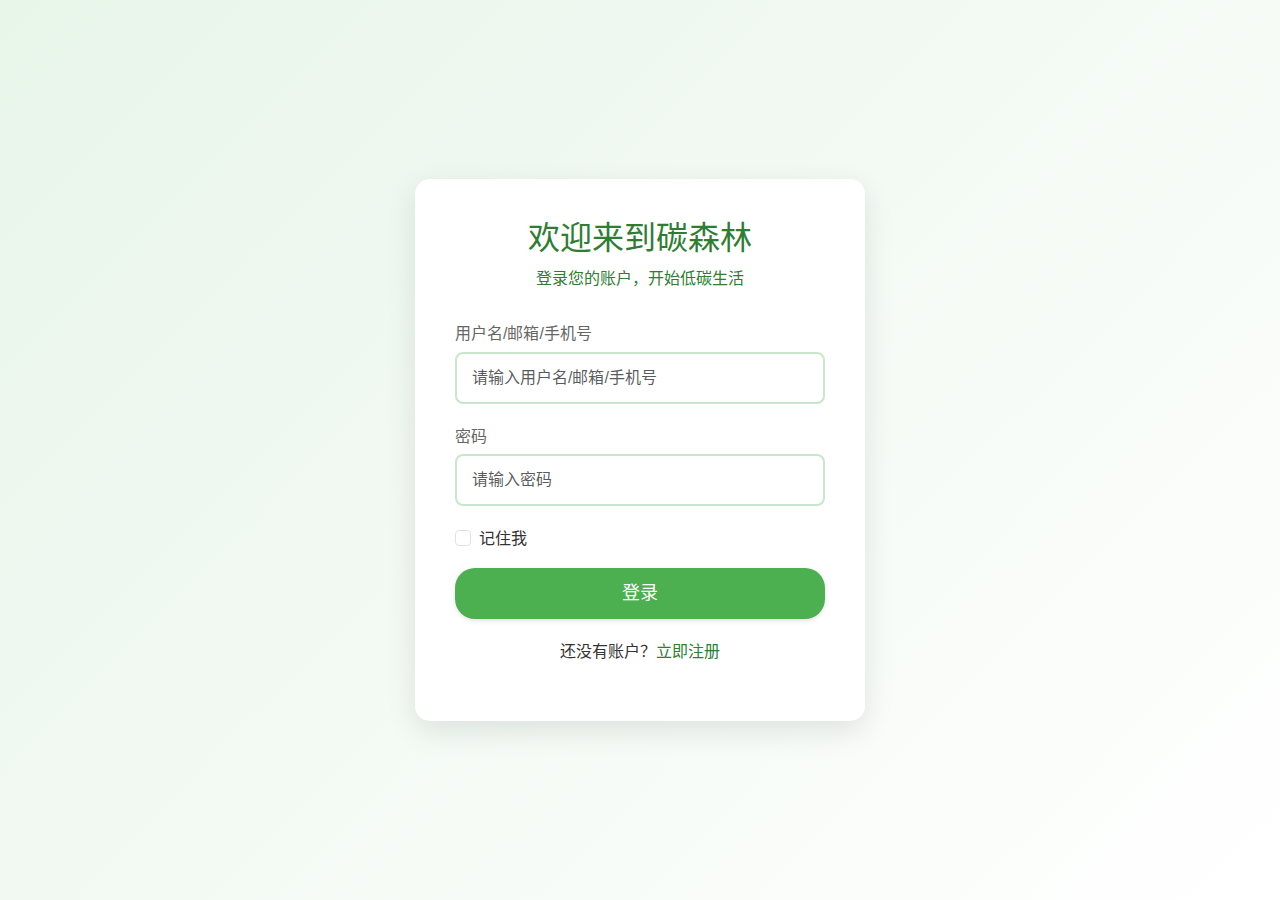
<file: pages/login.html>
<!DOCTYPE html>
<html lang="zh-CN">
<head>
    <meta charset="UTF-8">
    <meta name="viewport" content="width=device-width, initial-scale=1.0">
    <title>登录 - 碳森林</title>
    <!-- Bootstrap CSS -->
    <link href="https://cdn.jsdelivr.net/npm/bootstrap@5.3.0/dist/css/bootstrap.min.css" rel="stylesheet">
    <!-- Font Awesome -->
    <link href="https://cdn.jsdelivr.net/npm/font-awesome@4.7.0/css/font-awesome.min.css" rel="stylesheet">
    <!-- 自定义样式 -->
    <link rel="stylesheet" href="../assets/css/style.css">
</head>
<body>
    <div class="auth-container">
        <div class="auth-card">
            <div class="auth-title">
                <h2>欢迎来到碳森林</h2>
                <p>登录您的账户，开始低碳生活</p>
            </div>
            
            <form id="loginForm" class="auth-form">
                <div class="form-group">
                    <label for="username" class="form-label">用户名/邮箱/手机号</label>
                    <input type="text" id="username" class="form-control" placeholder="请输入用户名/邮箱/手机号" required>
                    <div class="invalid-feedback">请输入用户名/邮箱/手机号</div>
                </div>
                
                <div class="form-group">
                    <label for="password" class="form-label">密码</label>
                    <input type="password" id="password" class="form-control" placeholder="请输入密码" minlength="6" required>
                    <div class="invalid-feedback">密码不能为空且至少6位</div>
                </div>
                
                <div class="form-check mb-3">
                    <input type="checkbox" class="form-check-input" id="remember">
                    <label class="form-check-label" for="remember">记住我</label>
                </div>
                
                <button type="submit" class="btn auth-btn">登录</button>
            </form>
            
            <div class="auth-switch">
                <p>还没有账户？<a href="register.html">立即注册</a></p>
            </div>
        </div>
    </div>

    <!-- Bootstrap JS -->
    <script src="https://cdn.jsdelivr.net/npm/bootstrap@5.3.0/dist/js/bootstrap.bundle.min.js"></script>
    <!-- 自定义JS -->
    <script src="../assets/js/main.js"></script>
    
    <script>
        // 登录表单验证
        document.getElementById('loginForm').addEventListener('submit', function(e) {
            let isValid = true;
            
            // 清除之前的错误状态
            document.querySelectorAll('.form-control').forEach(input => {
                input.classList.remove('is-invalid');
            });
            
            // 验证用户名
            const username = document.getElementById('username');
            if (!username.value.trim()) {
                username.classList.add('is-invalid');
                isValid = false;
            }
            
            // 验证密码
            const password = document.getElementById('password');
            if (!password.value || password.value.length < 6) {
                password.classList.add('is-invalid');
                isValid = false;
            }
            
            if (!isValid) {
                e.preventDefault();
            }
        });
    </script>
</body>
</html>
</file>
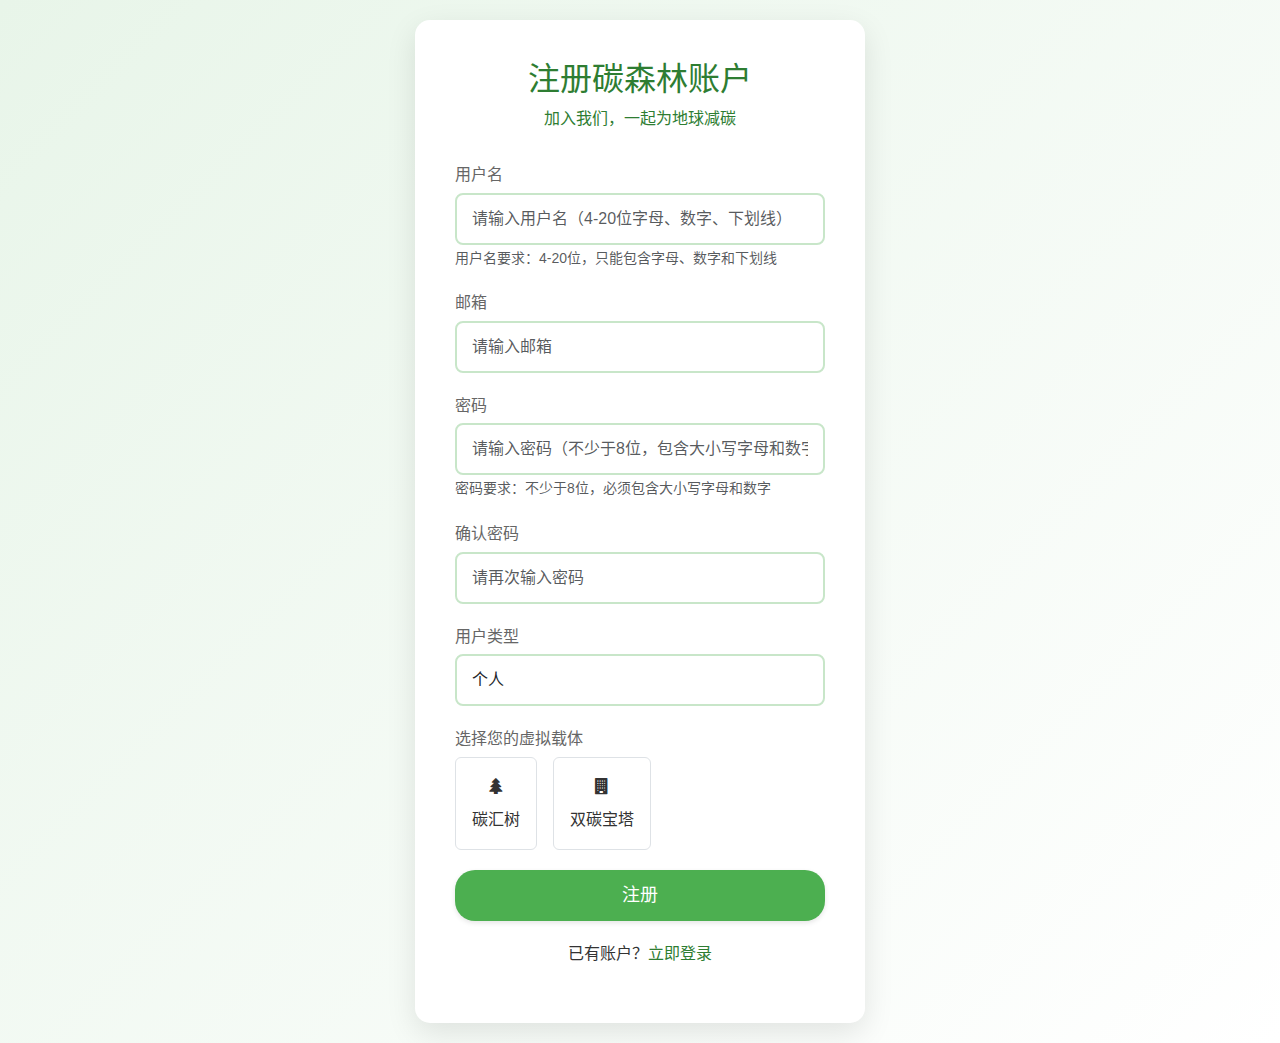
<file: pages/register.html>
<!DOCTYPE html>
<html lang="zh-CN">
<head>
    <meta charset="UTF-8">
    <meta name="viewport" content="width=device-width, initial-scale=1.0">
    <title>注册 - 碳森林</title>
    <!-- Bootstrap CSS -->
    <link href="https://cdn.jsdelivr.net/npm/bootstrap@5.3.0/dist/css/bootstrap.min.css" rel="stylesheet">
    <!-- Font Awesome -->
    <link href="https://cdn.jsdelivr.net/npm/font-awesome@4.7.0/css/font-awesome.min.css" rel="stylesheet">
    <!-- 自定义样式 -->
    <link rel="stylesheet" href="../assets/css/style.css">
</head>
<body>
    <div class="auth-container">
        <div class="auth-card">
            <div class="auth-title">
                <h2>注册碳森林账户</h2>
                <p>加入我们，一起为地球减碳</p>
            </div>
            
            <form id="registerForm" class="auth-form">
                <div class="form-group">
                    <label for="username" class="form-label">用户名</label>
                    <input type="text" id="username" class="form-control" placeholder="请输入用户名（4-20位字母、数字、下划线）" required>
                    <small class="form-text text-muted">用户名要求：4-20位，只能包含字母、数字和下划线</small>
                    <div class="invalid-feedback">用户名格式不正确</div>
                </div>
                
                <div class="form-group">
                    <label for="email" class="form-label">邮箱</label>
                    <input type="email" id="email" class="form-control" placeholder="请输入邮箱" required>
                    <div class="invalid-feedback">请输入有效的邮箱地址</div>
                </div>
                
                <div class="form-group">
                    <label for="password" class="form-label">密码</label>
                    <input type="password" id="password" class="form-control" placeholder="请输入密码（不少于8位，包含大小写字母和数字）" required>
                    <small class="form-text text-muted">密码要求：不少于8位，必须包含大小写字母和数字</small>
                    <div class="invalid-feedback">密码强度不足</div>
                </div>
                
                <div class="form-group">
                    <label for="confirmPassword" class="form-label">确认密码</label>
                    <input type="password" id="confirmPassword" class="form-control" placeholder="请再次输入密码" required>
                    <div class="invalid-feedback">两次输入的密码不一致</div>
                </div>
                
                <div class="form-group">
                    <label for="userType" class="form-label">用户类型</label>
                    <select id="userType" class="form-control" required>
                        <option value="personal">个人</option>
                        <option value="enterprise">企业</option>
                        <option value="institution">事业单位</option>
                    </select>
                    <div class="invalid-feedback">请选择用户类型</div>
                </div>
                
                <div class="form-group">
                    <label for="carrierType" class="form-label">选择您的虚拟载体</label>
                    <div class="d-flex gap-3">
                        <div class="carrier-option">
                            <input type="radio" id="carrierTree" name="carrierType" value="tree" class="d-none" checked>
                            <label for="carrierTree" class="d-block text-center p-3 border rounded cursor-pointer hover:bg-green-50 transition-all">
                                <div class="w-20 h-20 mx-auto mb-2 bg-green-200 rounded-full flex items-center justify-center">
                                    <i class="fa fa-tree text-green-600 text-2xl"></i>
                                </div>
                                <span>碳汇树</span>
                            </label>
                        </div>
                        <div class="carrier-option">
                            <input type="radio" id="carrierPagoda" name="carrierType" value="pagoda" class="d-none">
                            <label for="carrierPagoda" class="d-block text-center p-3 border rounded cursor-pointer hover:bg-green-50 transition-all">
                                <div class="w-20 h-20 mx-auto mb-2 bg-blue-200 rounded-full flex items-center justify-center">
                                    <i class="fa fa-building text-blue-600 text-2xl"></i>
                                </div>
                                <span>双碳宝塔</span>
                            </label>
                        </div>
                    </div>
                </div>
                
                <button type="submit" class="btn auth-btn">注册</button>
            </form>
            
            <div class="auth-switch">
                <p>已有账户？<a href="login.html">立即登录</a></p>
            </div>
        </div>
    </div>

    <!-- Bootstrap JS -->
    <script src="https://cdn.jsdelivr.net/npm/bootstrap@5.3.0/dist/js/bootstrap.bundle.min.js"></script>
    <!-- 自定义JS -->
    <script src="../assets/js/main.js"></script>
    
    <!-- 确保页面完全加载后执行初始化 -->
    <script>
        // 确保DOM完全加载后检查初始化状态
        document.addEventListener('DOMContentLoaded', function() {
            console.log('页面加载完成，开始初始化注册页面');
            
            // 检查表单元素是否存在
            const form = document.getElementById('registerForm');
            const username = document.getElementById('username');
            const email = document.getElementById('email');
            const password = document.getElementById('password');
            const confirmPassword = document.getElementById('confirmPassword');
            const userType = document.getElementById('userType');
            
            console.log('表单元素检查:', {
                form: !!form,
                username: !!username,
                email: !!email,
                password: !!password,
                confirmPassword: !!confirmPassword,
                userType: !!userType
            });
            
            if (form && username && email && password && confirmPassword && userType) {
                console.log('所有表单元素已正确加载');
            } else {
                console.error('部分表单元素未找到，请检查HTML结构');
            }
        });
        
        // 注册表单验证
        document.getElementById('registerForm').addEventListener('submit', function(e) {
            let isValid = true;
            
            // 清除之前的错误状态
            document.querySelectorAll('.form-control').forEach(input => {
                input.classList.remove('is-invalid');
            });
            
            // 验证用户名：4-20位字母、数字、下划线
            const username = document.getElementById('username');
            const usernameRegex = /^[a-zA-Z0-9_]{4,20}$/;
            if (!usernameRegex.test(username.value)) {
                username.classList.add('is-invalid');
                isValid = false;
            }
            
            // 验证邮箱格式
            const email = document.getElementById('email');
            const emailRegex = /^[^\s@]+@[^\s@]+\.[^\s@]+$/;
            if (!emailRegex.test(email.value)) {
                email.classList.add('is-invalid');
                isValid = false;
            }
            
            // 验证密码：不少于8位，包含大小写字母和数字
            const password = document.getElementById('password');
            const passwordRegex = /^(?=.*[a-z])(?=.*[A-Z])(?=.*\d)[a-zA-Z\d]{8,}$/;
            if (!passwordRegex.test(password.value)) {
                password.classList.add('is-invalid');
                isValid = false;
            }
            
            // 验证密码一致性
            const confirmPassword = document.getElementById('confirmPassword');
            if (confirmPassword.value !== password.value) {
                confirmPassword.classList.add('is-invalid');
                isValid = false;
            }
            
            // 验证用户类型
            const userType = document.getElementById('userType');
            if (!userType.value) {
                userType.classList.add('is-invalid');
                isValid = false;
            }
            
            if (!isValid) {
                e.preventDefault();
            }
        });
    </script>
</body>
</html>
</file>
<file: assets/css/style.css>
/* 碳森林项目样式文件 */

/* 全局样式 */
:root {
  --primary-color: #2E7D32;
  --secondary-color: #E8F5E9;
  --background-color: #FAFAFA;
  --text-color: #333333;
  --text-secondary: #666666;
  --accent-color: #4CAF50;
  --accent-light: #81C784;
  --border-color: #C8E6C9;
  --shadow-color: rgba(0, 0, 0, 0.1);
}

* {
  margin: 0;
  padding: 0;
  box-sizing: border-box;
}

body {
  font-family: 'PingFang SC', 'Helvetica Neue', Arial, sans-serif;
  background-color: var(--background-color);
  color: var(--text-color);
  line-height: 1.6;
  overflow-x: hidden;
}

a {
  text-decoration: none;
  color: var(--primary-color);
}

.btn {
  display: inline-block;
  padding: 10px 20px;
  background-color: var(--accent-color);
  color: white;
  border: none;
  border-radius: 20px;
  cursor: pointer;
  font-size: 16px;
  transition: all 0.3s ease;
  box-shadow: 0 2px 5px var(--shadow-color);
}

.btn:hover {
  background-color: var(--primary-color);
  transform: translateY(-2px);
  box-shadow: 0 4px 8px var(--shadow-color);
}

.btn:active {
  transform: translateY(0);
  box-shadow: 0 2px 3px var(--shadow-color);
}

.btn-outline {
  background-color: transparent;
  border: 2px solid var(--accent-color);
  color: var(--accent-color);
}

.btn-outline:hover {
  background-color: var(--accent-color);
  color: white;
}

.water-btn {
  background-color: #2196F3;
  color: white;
  border: none;
  border-radius: 20px;
  padding: 10px 20px;
  cursor: pointer;
  font-size: 16px;
  transition: all 0.3s ease;
  box-shadow: 0 2px 5px var(--shadow-color);
  margin-right: 10px;
}

.water-btn:hover {
  background-color: #1976D2;
  transform: translateY(-2px);
  box-shadow: 0 4px 8px var(--shadow-color);
}

.water-btn:active {
  transform: translateY(0);
  box-shadow: 0 2px 3px var(--shadow-color);
}

.water-btn:disabled {
  background-color: #BDBDBD;
  cursor: not-allowed;
  transform: none;
  box-shadow: none;
}

.container {
  max-width: 1200px;
  margin: 0 auto;
  padding: 0 20px;
}

/* 头部样式 */
.header {
  background-color: var(--secondary-color);
  padding: 15px 0;
  box-shadow: 0 2px 10px var(--shadow-color);
  position: sticky;
  top: 0;
  z-index: 1000;
}

.header-content {
  display: flex;
  justify-content: space-between;
  align-items: center;
}

.logo {
  display: flex;
  align-items: center;
  font-size: 24px;
  font-weight: bold;
  color: var(--primary-color);
}

.logo img {
  width: 40px;
  height: 40px;
  margin-right: 10px;
}

.user-info {
  display: flex;
  align-items: center;
}

.user-avatar {
  width: 40px;
  height: 40px;
  border-radius: 50%;
  margin-right: 10px;
  border: 2px solid var(--accent-color);
}

.user-name {
  font-weight: 500;
  margin-right: 15px;
}

/* 登录/注册页面样式 */
.auth-container {
  min-height: 100vh;
  display: flex;
  align-items: center;
  justify-content: center;
  background: linear-gradient(135deg, var(--secondary-color) 0%, #FFFFFF 100%);
  padding: 20px;
}

.auth-card {
  background-color: white;
  border-radius: 15px;
  padding: 40px;
  box-shadow: 0 10px 30px var(--shadow-color);
  width: 100%;
  max-width: 450px;
}

.auth-title {
  text-align: center;
  margin-bottom: 30px;
  color: var(--primary-color);
}

.auth-form {
  margin-bottom: 20px;
}

.form-group {
  margin-bottom: 20px;
}

.form-label {
  display: block;
  margin-bottom: 5px;
  font-weight: 500;
  color: var(--text-secondary);
}

.form-control {
  width: 100%;
  padding: 12px 15px;
  border: 2px solid var(--border-color);
  border-radius: 8px;
  font-size: 16px;
  transition: border-color 0.3s ease;
}

.form-control:focus {
  outline: none;
  border-color: var(--accent-color);
}

.auth-btn {
  width: 100%;
  padding: 12px;
  font-size: 18px;
}

.auth-switch {
  text-align: center;
  margin-top: 20px;
}

/* 首页样式 */
.forest-container {
  min-height: calc(100vh - 70px);
  padding: 20px 0;
}

.forest-header {
  background-color: white;
  border-radius: 15px;
  padding: 20px;
  margin-bottom: 20px;
  box-shadow: 0 5px 15px var(--shadow-color);
  display: flex;
  justify-content: space-between;
  align-items: center;
}

.forest-user-info {
  display: flex;
  align-items: center;
}

.forest-user-avatar {
  width: 60px;
  height: 60px;
  border-radius: 50%;
  margin-right: 15px;
  border: 3px solid var(--accent-color);
}

.forest-user-details h3 {
  margin-bottom: 5px;
}

.forest-user-details p {
  color: var(--text-secondary);
  font-size: 14px;
}

.energy-info {
  text-align: center;
  padding: 15px;
  background-color: var(--secondary-color);
  border-radius: 10px;
  min-width: 150px;
}

.energy-value {
  font-size: 24px;
  font-weight: bold;
  color: var(--primary-color);
}

.energy-label {
  font-size: 14px;
  color: var(--text-secondary);
}

.forest-main {
  display: flex;
  gap: 20px;
  margin-bottom: 20px;
}

.carrier-section {
  flex: 2;
  background-color: white;
  border-radius: 15px;
  padding: 30px;
  box-shadow: 0 5px 15px var(--shadow-color);
  position: relative;
  min-height: 400px;
  display: flex;
  flex-direction: column;
  align-items: center;
  justify-content: center;
  overflow: hidden;
}

.carrier-image {
  max-width: 100%;
  max-height: 300px;
  transition: transform 0.5s ease;
}

.carrier-image:hover {
  transform: scale(1.05);
}

.carrier-info {
  text-align: center;
  margin-top: 20px;
}

.carrier-name {
  font-size: 24px;
  font-weight: bold;
  color: var(--primary-color);
  margin-bottom: 5px;
}

.carrier-description {
  color: var(--text-secondary);
  margin-bottom: 15px;
}

.carrier-actions {
  display: flex;
  justify-content: center;
  align-items: center;
  gap: 10px;
  margin-top: 15px;
}



.energy-balls {
  position: absolute;
  width: 100%;
  height: 100%;
  top: 0;
  left: 0;
  pointer-events: none;
}

.energy-ball {
  position: absolute;
  width: 60px;
  height: 60px;
  background-color: var(--accent-light);
  border-radius: 50%;
  display: flex;
  align-items: center;
  justify-content: center;
  font-weight: bold;
  color: white;
  cursor: pointer;
  box-shadow: 0 3px 10px rgba(0, 0, 0, 0.2);
  animation: float 3s ease-in-out infinite;
  pointer-events: auto;
  transition: all 0.3s ease;
}

.energy-ball:hover {
  transform: scale(1.1);
}

@keyframes float {
  0%, 100% {
    transform: translateY(0);
  }
  50% {
    transform: translateY(-10px);
  }
}

@keyframes waterDrop {
  0% {
    transform: translate(-50%, -50%) scale(0.5);
    opacity: 0;
  }
  50% {
    transform: translate(-50%, -50%) scale(1.2);
    opacity: 1;
  }
  100% {
    transform: translate(-50%, -50%) scale(1);
    opacity: 0;
  }
}

@keyframes slideIn {
  from {
    transform: translateX(100%);
    opacity: 0;
  }
  to {
    transform: translateX(0);
    opacity: 1;
  }
}

@keyframes slideOut {
  from {
    transform: translateX(0);
    opacity: 1;
  }
  to {
    transform: translateX(100%);
    opacity: 0;
  }
}

.sidebar {
  flex: 1;
  display: flex;
  flex-direction: column;
  gap: 20px;
}

.sidebar-card {
  background-color: white;
  border-radius: 15px;
  padding: 20px;
  box-shadow: 0 5px 15px var(--shadow-color);
  max-height: 500px;
  overflow: hidden;
  display: flex;
  flex-direction: column;
}

.sidebar-card .sidebar-title {
  flex-shrink: 0;
}

.sidebar-card .task-stats {
  flex-shrink: 0;
}

.sidebar-card .task-list {
  flex: 1;
  min-height: 0;
}

.sidebar-title {
  font-size: 18px;
  font-weight: bold;
  color: var(--primary-color);
  margin-bottom: 15px;
  padding-bottom: 10px;
  border-bottom: 2px solid var(--secondary-color);
}

.next-stage {
  text-align: center;
}

.next-stage-image {
  width: 80px;
  height: 80px;
  margin-bottom: 10px;
  opacity: 0.7;
}

.next-stage-info {
  font-size: 14px;
  color: var(--text-secondary);
}

.energy-progress {
  margin-top: 10px;
}

.progress-bar {
  width: 100%;
  height: 10px;
  background-color: var(--secondary-color);
  border-radius: 5px;
  overflow: hidden;
  margin-bottom: 5px;
}

.progress-fill {
  height: 100%;
  background-color: var(--accent-color);
  border-radius: 5px;
  transition: width 0.5s ease;
}

.progress-text {
  font-size: 12px;
  color: var(--text-secondary);
  text-align: right;
}

.task-list {
  max-height: 300px;
  overflow-y: auto;
  margin-top: 10px;
}

.task-list::-webkit-scrollbar {
  width: 6px;
}

.task-list::-webkit-scrollbar-track {
  background: var(--secondary-color);
  border-radius: 3px;
}

.task-list::-webkit-scrollbar-thumb {
  background: var(--accent-color);
  border-radius: 3px;
}

.task-list::-webkit-scrollbar-thumb:hover {
  background: var(--primary-color);
}

.task-item {
  display: flex;
  justify-content: space-between;
  align-items: center;
  padding: 12px 0;
  border-bottom: 1px solid var(--secondary-color);
  transition: all 0.3s ease;
}

.task-item:hover {
  background-color: var(--secondary-color);
  border-radius: 8px;
  padding: 12px 10px;
  margin: 0 -10px;
}

.task-item:last-child {
  border-bottom: none;
}

.task-info {
  flex: 1;
  min-width: 0;
}

.task-name {
  font-weight: 600;
  font-size: 14px;
  color: var(--text-color);
  margin-bottom: 4px;
  white-space: nowrap;
  overflow: hidden;
  text-overflow: ellipsis;
}

.task-description {
  font-size: 12px;
  color: var(--text-secondary);
  margin-bottom: 4px;
  line-height: 1.3;
  display: -webkit-box;
  -webkit-line-clamp: 2;
  -webkit-box-orient: vertical;
  overflow: hidden;
}

.task-reward {
  font-size: 12px;
  color: var(--accent-color);
  font-weight: bold;
}

.task-unavailable-reason {
  font-size: 10px;
  color: #ff6b6b;
  font-style: italic;
}

.task-btn {
  padding: 6px 12px;
  font-size: 12px;
  border-radius: 15px;
  border: none;
  cursor: pointer;
  transition: all 0.3s ease;
  min-width: 60px;
  text-align: center;
}

.task-btn:disabled {
  cursor: not-allowed;
  opacity: 0.6;
}

.task-stats {
  display: flex;
  justify-content: space-between;
  margin-bottom: 15px;
  padding: 12px;
  background-color: var(--secondary-color);
  border-radius: 10px;
  border: 1px solid var(--border-color);
}

.stat-item {
  text-align: center;
  flex: 1;
}

.stat-label {
  display: block;
  font-size: 11px;
  color: var(--text-secondary);
  margin-bottom: 4px;
  text-transform: uppercase;
  letter-spacing: 0.5px;
}

.stat-value {
  display: block;
  font-size: 16px;
  font-weight: bold;
  color: var(--primary-color);
}

.no-tasks {
  text-align: center;
  padding: 30px 20px;
  color: var(--text-secondary);
  font-style: italic;
  background-color: var(--secondary-color);
  border-radius: 10px;
  margin: 10px 0;
}

.loading {
  text-align: center;
  padding: 20px;
  color: var(--text-secondary);
  font-style: italic;
}

.error {
  text-align: center;
  padding: 20px;
  color: #ff6b6b;
  background-color: #ffeaea;
  border-radius: 10px;
  margin: 10px 0;
}

.task-complete-effect {
    animation: fadeInOut 2s ease-in-out forwards;
}

@keyframes fadeInOut {
    0% { opacity: 0; transform: translateY(10px); }
    50% { opacity: 1; transform: translateY(0); }
    100% { opacity: 0; transform: translateY(-10px); }
}

.forest-footer {
  display: flex;
  justify-content: space-around;
  background-color: white;
  border-radius: 15px;
  padding: 15px;
  box-shadow: 0 5px 15px var(--shadow-color);
}

.footer-item {
  text-align: center;
  cursor: pointer;
  padding: 10px;
  border-radius: 10px;
  transition: background-color 0.3s ease;
  flex: 1;
}

.footer-item:hover {
  background-color: var(--secondary-color);
}

.footer-icon {
  font-size: 24px;
  color: var(--primary-color);
  margin-bottom: 5px;
}

.footer-label {
  font-size: 14px;
  color: var(--text-secondary);
}

/* 碳排放统计页面样式 */
.emission-container {
  padding: 20px 0;
  min-height: calc(100vh - 70px);
}

.emission-header {
  background-color: white;
  border-radius: 15px;
  padding: 20px;
  margin-bottom: 20px;
  box-shadow: 0 5px 15px var(--shadow-color);
}

.emission-title {
  font-size: 24px;
  font-weight: bold;
  color: var(--primary-color);
  margin-bottom: 10px;
}

.emission-subtitle {
  color: var(--text-secondary);
}

.emission-content {
  display: flex;
  gap: 20px;
}

.emission-form-section {
  flex: 1;
  background-color: white;
  border-radius: 15px;
  padding: 20px;
  box-shadow: 0 5px 15px var(--shadow-color);
}

.emission-form-title {
  font-size: 18px;
  font-weight: bold;
  color: var(--primary-color);
  margin-bottom: 20px;
  padding-bottom: 10px;
  border-bottom: 2px solid var(--secondary-color);
}

.scenario-selector {
  display: flex;
  gap: 10px;
  margin-bottom: 20px;
  flex-wrap: wrap;
}

.scenario-option {
  flex: 1;
  min-width: 100px;
  padding: 10px;
  border: 2px solid var(--border-color);
  border-radius: 10px;
  text-align: center;
  cursor: pointer;
  transition: all 0.3s ease;
}

.scenario-option:hover {
  border-color: var(--accent-color);
}

.scenario-option.active {
  border-color: var(--accent-color);
  background-color: var(--secondary-color);
  color: var(--primary-color);
  font-weight: bold;
}

.compute-input {
  margin-bottom: 20px;
}

.emission-stats-section {
  flex: 1;
  display: flex;
  flex-direction: column;
  gap: 20px;
}

.stats-card {
  background-color: white;
  border-radius: 15px;
  padding: 20px;
  box-shadow: 0 5px 15px var(--shadow-color);
}

.stats-title {
  font-size: 18px;
  font-weight: bold;
  color: var(--primary-color);
  margin-bottom: 15px;
  padding-bottom: 10px;
  border-bottom: 2px solid var(--secondary-color);
}

.stats-content {
  display: flex;
  justify-content: space-around;
  flex-wrap: wrap;
}

.stats-item {
  text-align: center;
  padding: 15px;
  background-color: var(--secondary-color);
  border-radius: 10px;
  min-width: 120px;
  margin-bottom: 10px;
}

.stats-value {
  font-size: 20px;
  font-weight: bold;
  color: var(--primary-color);
}

.stats-label {
  font-size: 12px;
  color: var(--text-secondary);
}

.chart-container {
  height: 250px;
  margin-top: 15px;
}

/* 任务中心页面样式 */
.tasks-container {
  padding: 20px 0;
  min-height: calc(100vh - 70px);
}

.tasks-header {
  background-color: white;
  border-radius: 15px;
  padding: 20px;
  margin-bottom: 20px;
  box-shadow: 0 5px 15px var(--shadow-color);
}

.tasks-title {
  font-size: 24px;
  font-weight: bold;
  color: var(--primary-color);
  margin-bottom: 10px;
}

.tasks-content {
  display: flex;
  gap: 20px;
}

.tasks-sidebar {
  flex: 1;
}

.tasks-nav {
  background-color: white;
  border-radius: 15px;
  padding: 20px;
  box-shadow: 0 5px 15px var(--shadow-color);
  margin-bottom: 20px;
}

.tasks-nav-title {
  font-size: 18px;
  font-weight: bold;
  color: var(--primary-color);
  margin-bottom: 15px;
  padding-bottom: 10px;
  border-bottom: 2px solid var(--secondary-color);
}

.tasks-nav-item {
  padding: 10px;
  margin-bottom: 5px;
  border-radius: 8px;
  cursor: pointer;
  transition: background-color 0.3s ease;
  display: flex;
  align-items: center;
}

.tasks-nav-item:hover {
  background-color: var(--secondary-color);
}

.tasks-nav-item.active {
  background-color: var(--secondary-color);
  font-weight: bold;
  color: var(--primary-color);
}

.tasks-nav-icon {
  margin-right: 10px;
  font-size: 18px;
}

.tasks-main {
  flex: 3;
}

.tasks-list {
  background-color: white;
  border-radius: 15px;
  padding: 20px;
  box-shadow: 0 5px 15px var(--shadow-color);
}

.task-card {
  display: flex;
  justify-content: space-between;
  align-items: center;
  padding: 20px;
  border-radius: 10px;
  margin-bottom: 15px;
  background-color: var(--secondary-color);
  transition: transform 0.3s ease;
}

.task-card:hover {
  transform: translateY(-3px);
  box-shadow: 0 5px 15px var(--shadow-color);
}

.task-info {
  flex: 1;
}

.task-card-title {
  font-size: 18px;
  font-weight: bold;
  color: var(--primary-color);
  margin-bottom: 5px;
}

.task-card-description {
  color: var(--text-secondary);
  font-size: 14px;
  margin-bottom: 10px;
}

.task-card-reward {
  display: inline-block;
  padding: 5px 10px;
  background-color: var(--accent-color);
  color: white;
  border-radius: 15px;
  font-size: 14px;
  font-weight: bold;
}

.task-card-btn {
  padding: 10px 20px;
}

.task-completed {
  opacity: 0.7;
}

.task-completed .task-card-btn {
  background-color: var(--text-secondary);
  cursor: not-allowed;
}

/* 好友林页面样式 */
.friends-container {
  padding: 20px 0;
  min-height: calc(100vh - 70px);
}

.friends-header {
  background-color: white;
  border-radius: 15px;
  padding: 20px;
  margin-bottom: 20px;
  box-shadow: 0 5px 15px var(--shadow-color);
}

.friends-title {
  font-size: 24px;
  font-weight: bold;
  color: var(--primary-color);
  margin-bottom: 10px;
}

.friends-content {
  display: flex;
  gap: 20px;
}

.friends-sidebar {
  flex: 1;
}

.friends-search {
  background-color: white;
  border-radius: 15px;
  padding: 20px;
  box-shadow: 0 5px 15px var(--shadow-color);
  margin-bottom: 20px;
}

.friends-search-input {
  width: 100%;
  padding: 10px 15px;
  border: 2px solid var(--border-color);
  border-radius: 25px;
  font-size: 16px;
  transition: border-color 0.3s ease;
}

.friends-search-input:focus {
  outline: none;
  border-color: var(--accent-color);
}

.friends-requests {
  background-color: white;
  border-radius: 15px;
  padding: 20px;
  box-shadow: 0 5px 15px var(--shadow-color);
}

.requests-title {
  font-size: 18px;
  font-weight: bold;
  color: var(--primary-color);
  margin-bottom: 15px;
  padding-bottom: 10px;
  border-bottom: 2px solid var(--secondary-color);
}

.request-item {
  display: flex;
  justify-content: space-between;
  align-items: center;
  padding: 15px 0;
  border-bottom: 1px solid var(--secondary-color);
}

.request-item:last-child {
  border-bottom: none;
}

.request-user {
  display: flex;
  align-items: center;
}

.request-avatar {
  width: 40px;
  height: 40px;
  border-radius: 50%;
  margin-right: 10px;
}

.request-name {
  font-weight: 500;
}

.request-actions {
  display: flex;
  gap: 10px;
}

.request-btn {
  padding: 5px 10px;
  font-size: 12px;
}

.btn-accept {
  background-color: var(--accent-color);
}

.btn-reject {
  background-color: #f44336;
}

.friends-main {
  flex: 3;
}

.friends-list {
  background-color: white;
  border-radius: 15px;
  padding: 20px;
  box-shadow: 0 5px 15px var(--shadow-color);
}

.friend-card {
  display: flex;
  justify-content: space-between;
  align-items: center;
  padding: 20px;
  border-radius: 10px;
  margin-bottom: 15px;
  background-color: var(--secondary-color);
  transition: transform 0.3s ease;
}

.friend-card:hover {
  transform: translateY(-3px);
  box-shadow: 0 5px 15px var(--shadow-color);
}

.friend-info {
  display: flex;
  align-items: center;
  flex: 1;
}

.friend-avatar {
  width: 60px;
  height: 60px;
  border-radius: 50%;
  margin-right: 15px;
  border: 2px solid var(--accent-color);
}

.friend-details h3 {
  margin-bottom: 5px;
}

.friend-details p {
  color: var(--text-secondary);
  font-size: 14px;
}

.friend-carrier {
  display: flex;
  align-items: center;
  margin-left: 20px;
}

.friend-carrier-image {
  width: 40px;
  height: 40px;
  margin-right: 10px;
}

.friend-carrier-info {
  text-align: center;
}

.friend-energy {
  font-size: 14px;
  font-weight: bold;
  color: var(--primary-color);
}

.friend-stage {
  font-size: 12px;
  color: var(--text-secondary);
}

.friend-actions {
  display: flex;
  gap: 10px;
}

.friend-btn {
  padding: 8px 15px;
  font-size: 14px;
}

.btn-water {
  background-color: #2196F3;
}

.btn-collect {
  background-color: #FF9800;
}

/* 排行榜页面样式 */
.ranking-container {
  padding: 20px 0;
  min-height: calc(100vh - 70px);
}

.ranking-header {
  background-color: white;
  border-radius: 15px;
  padding: 20px;
  margin-bottom: 20px;
  box-shadow: 0 5px 15px var(--shadow-color);
}

.ranking-title {
  font-size: 24px;
  font-weight: bold;
  color: var(--primary-color);
  margin-bottom: 10px;
}

.ranking-tabs {
  display: flex;
  gap: 10px;
  margin-bottom: 20px;
}

.ranking-tab {
  padding: 10px 20px;
}

/* 升级成功提示效果 */
.upgrade-success {
  position: fixed;
  top: 50%;
  left: 50%;
  transform: translate(-50%, -50%);
  background: linear-gradient(135deg, #4CAF50, #2E7D32);
  color: white;
  padding: 20px 30px;
  border-radius: 15px;
  box-shadow: 0 10px 30px rgba(0, 0, 0, 0.3);
  z-index: 1000;
  text-align: center;
  animation: upgradeSuccess 2s ease-in-out;
}

@keyframes upgradeSuccess {
  0% {
    opacity: 0;
    transform: translate(-50%, -50%) scale(0.5);
  }
  30% {
    opacity: 1;
    transform: translate(-50%, -50%) scale(1.1);
  }
  70% {
    opacity: 1;
    transform: translate(-50%, -50%) scale(1);
  }
  100% {
    opacity: 0;
    transform: translate(-50%, -50%) scale(0.5);
  }
}

/* 能量球收集动画 */
.energy-ball-collecting {
  animation: collectEnergyBall 0.8s ease-in-out forwards;
}

@keyframes collectEnergyBall {
  0% {
    transform: scale(1);
    opacity: 1;
  }
  50% {
    transform: scale(1.5);
    opacity: 0.7;
  }
  100% {
    transform: scale(0);
    opacity: 0;
  }
}

/* 浇水效果动画 */
.watering-effect {
  position: absolute;
  width: 100px;
  height: 100px;
  background: radial-gradient(circle, rgba(33, 150, 243, 0.3) 0%, transparent 70%);
  border-radius: 50%;
  pointer-events: none;
  z-index: 100;
  animation: waterDrop 1s ease-out forwards;
}

/* 响应式设计 */
@media (max-width: 768px) {
  .container {
    padding: 0 15px;
  }
  
  .header-content {
    flex-direction: column;
    gap: 15px;
  }
  
  .user-info {
    flex-direction: column;
    gap: 10px;
  }
  
  .carrier-info {
    flex-direction: column;
  }
  
  .carrier-image {
    width: 120px;
    height: 120px;
  }
  
  .energy-info {
    flex-direction: column;
    align-items: center;
  }
  
  .energy-value {
    font-size: 24px;
  }
}
  border-radius: 20px;
  cursor: pointer;
  transition: all 0.3s ease;
  font-weight: 500;
}

.ranking-tab:hover {
  background-color: var(--secondary-color);
}

.ranking-tab.active {
  background-color: var(--primary-color);
  color: white;
}

.ranking-content {
  background-color: white;
  border-radius: 15px;
  padding: 20px;
  box-shadow: 0 5px 15px var(--shadow-color);
}

.ranking-list {
  margin-top: 20px;
}

.ranking-item {
  display: flex;
  justify-content: space-between;
  align-items: center;
  padding: 20px;
  border-radius: 10px;
  margin-bottom: 15px;
  background-color: var(--secondary-color);
  transition: transform 0.3s ease;
}

.ranking-item:hover {
  transform: translateY(-3px);
  box-shadow: 0 5px 15px var(--shadow-color);
}

.ranking-item.top-three {
  background-color: #FFF8E1;
}

.ranking-position {
  font-size: 24px;
  font-weight: bold;
  width: 40px;
  text-align: center;
}

.ranking-position.first {
  color: #FFD700;
}

.ranking-position.second {
  color: #C0C0C0;
}

.ranking-position.third {
  color: #CD7F32;
}

.ranking-user {
  display: flex;
  align-items: center;
  flex: 1;
}

.ranking-avatar {
  width: 50px;
  height: 50px;
  border-radius: 50%;
  margin-right: 15px;
  border: 2px solid var(--accent-color);
}

.ranking-details h3 {
  margin-bottom: 5px;
}

.ranking-details p {
  color: var(--text-secondary);
  font-size: 14px;
}

.ranking-score {
  font-size: 24px;
  font-weight: bold;
  color: var(--primary-color);
}

/* 公益捐赠页面样式 */
.donation-container {
  padding: 20px 0;
  min-height: calc(100vh - 70px);
}

.donation-header {
  background-color: white;
  border-radius: 15px;
  padding: 20px;
  margin-bottom: 20px;
  box-shadow: 0 5px 15px var(--shadow-color);
}

.donation-title {
  font-size: 24px;
  font-weight: bold;
  color: var(--primary-color);
  margin-bottom: 10px;
}

.donation-content {
  display: flex;
  gap: 20px;
}

.donation-sidebar {
  flex: 1;
}

.donation-info {
  background-color: white;
  border-radius: 15px;
  padding: 20px;
  box-shadow: 0 5px 15px var(--shadow-color);
  margin-bottom: 20px;
}

.donation-info-title {
  font-size: 18px;
  font-weight: bold;
  color: var(--primary-color);
  margin-bottom: 15px;
  padding-bottom: 10px;
  border-bottom: 2px solid var(--secondary-color);
}

.donation-stats {
  display: flex;
  justify-content: space-around;
  margin-bottom: 20px;
}

.donation-stat {
  text-align: center;
}

.donation-stat-value {
  font-size: 24px;
  font-weight: bold;
  color: var(--primary-color);
}

.donation-stat-label {
  font-size: 14px;
  color: var(--text-secondary);
}

.certificate-preview {
  background-color: white;
  border-radius: 15px;
  padding: 20px;
  box-shadow: 0 5px 15px var(--shadow-color);
  text-align: center;
}

.certificate-image {
  max-width: 100%;
  border-radius: 10px;
  margin-bottom: 15px;
  border: 1px solid var(--border-color);
}

.donation-main {
  flex: 3;
}

.projects-list {
  background-color: white;
  border-radius: 15px;
  padding: 20px;
  box-shadow: 0 5px 15px var(--shadow-color);
}

.project-card {
  display: flex;
  border-radius: 10px;
  margin-bottom: 20px;
  overflow: hidden;
  box-shadow: 0 5px 15px var(--shadow-color);
  transition: transform 0.3s ease;
}

.project-card:hover {
  transform: translateY(-3px);
}

.project-image {
  width: 200px;
  height: 150px;
  object-fit: cover;
}

.project-info {
  flex: 1;
  padding: 20px;
  background-color: var(--secondary-color);
}

.project-title {
  font-size: 18px;
  font-weight: bold;
  color: var(--primary-color);
  margin-bottom: 10px;
}

.project-description {
  color: var(--text-secondary);
  font-size: 14px;
  margin-bottom: 15px;
}

.project-progress {
  margin-bottom: 15px;
}

.project-progress-bar {
  width: 100%;
  height: 10px;
  background-color: #E0E0E0;
  border-radius: 5px;
  overflow: hidden;
  margin-bottom: 5px;
}

.project-progress-fill {
  height: 100%;
  background-color: var(--accent-color);
  border-radius: 5px;
}

.project-progress-text {
  font-size: 12px;
  color: var(--text-secondary);
  text-align: right;
}

.project-actions {
  display: flex;
  justify-content: space-between;
  align-items: center;
}

.project-amount {
  font-size: 16px;
  font-weight: bold;
  color: var(--primary-color);
}

.project-btn {
  padding: 8px 20px;
}

/* 动画效果 */
@keyframes pulse {
  0% {
    transform: scale(1);
  }
  50% {
    transform: scale(1.05);
  }
  100% {
    transform: scale(1);
  }
}

.pulse {
  animation: pulse 2s infinite;
}

@keyframes fadeIn {
  from {
    opacity: 0;
    transform: translateY(20px);
  }
  to {
    opacity: 1;
    transform: translateY(0);
  }
}

.fade-in {
  animation: fadeIn 0.5s ease forwards;
}

@keyframes slideIn {
  from {
    transform: translateX(-100%);
  }
  to {
    transform: translateX(0);
  }
}

.slide-in {
  animation: slideIn 0.5s ease forwards;
}

@keyframes bounce {
  0%, 20%, 50%, 80%, 100% {
    transform: translateY(0);
  }
  40% {
    transform: translateY(-10px);
  }
  60% {
    transform: translateY(-5px);
  }
}

.bounce {
  animation: bounce 1s;
}

/* 响应式设计 */
@media (max-width: 1024px) {
  .forest-main {
    flex-direction: column;
  }
  
  .emission-content {
    flex-direction: column;
  }
  
  .tasks-content {
    flex-direction: column;
  }
  
  .friends-content {
    flex-direction: column;
  }
  
  .donation-content {
    flex-direction: column;
  }
}

@media (max-width: 768px) {
  .forest-header {
    flex-direction: column;
    text-align: center;
  }
  
  .forest-user-info {
    margin-bottom: 15px;
  }
  
  .task-card {
    flex-direction: column;
    align-items: flex-start;
  }
  
  .task-info {
    margin-bottom: 15px;
  }
  
  .friend-card {
    flex-direction: column;
    align-items: flex-start;
  }
  
  .friend-info {
    margin-bottom: 15px;
  }
  
  .friend-carrier {
    margin-left: 0;
    margin-bottom: 15px;
  }
  
  .ranking-item {
    flex-direction: column;
    align-items: flex-start;
  }
  
  .ranking-user {
    margin-bottom: 15px;
  }
  
  .project-card {
    flex-direction: column;
  }
  
  .project-image {
    width: 100%;
    height: 200px;
  }
}

@media (max-width: 480px) {
  .auth-card {
    padding: 20px;
  }
  
  .forest-user-avatar {
    width: 50px;
    height: 50px;
  }
  
  .energy-info {
    min-width: 120px;
  }
  
  .carrier-section {
    padding: 20px;
  }
  
  .sidebar-card {
    padding: 15px;
  }
  
  .footer-icon {
    font-size: 20px;
  }
  
  .footer-label {
    font-size: 12px;
  }
}
</file>
